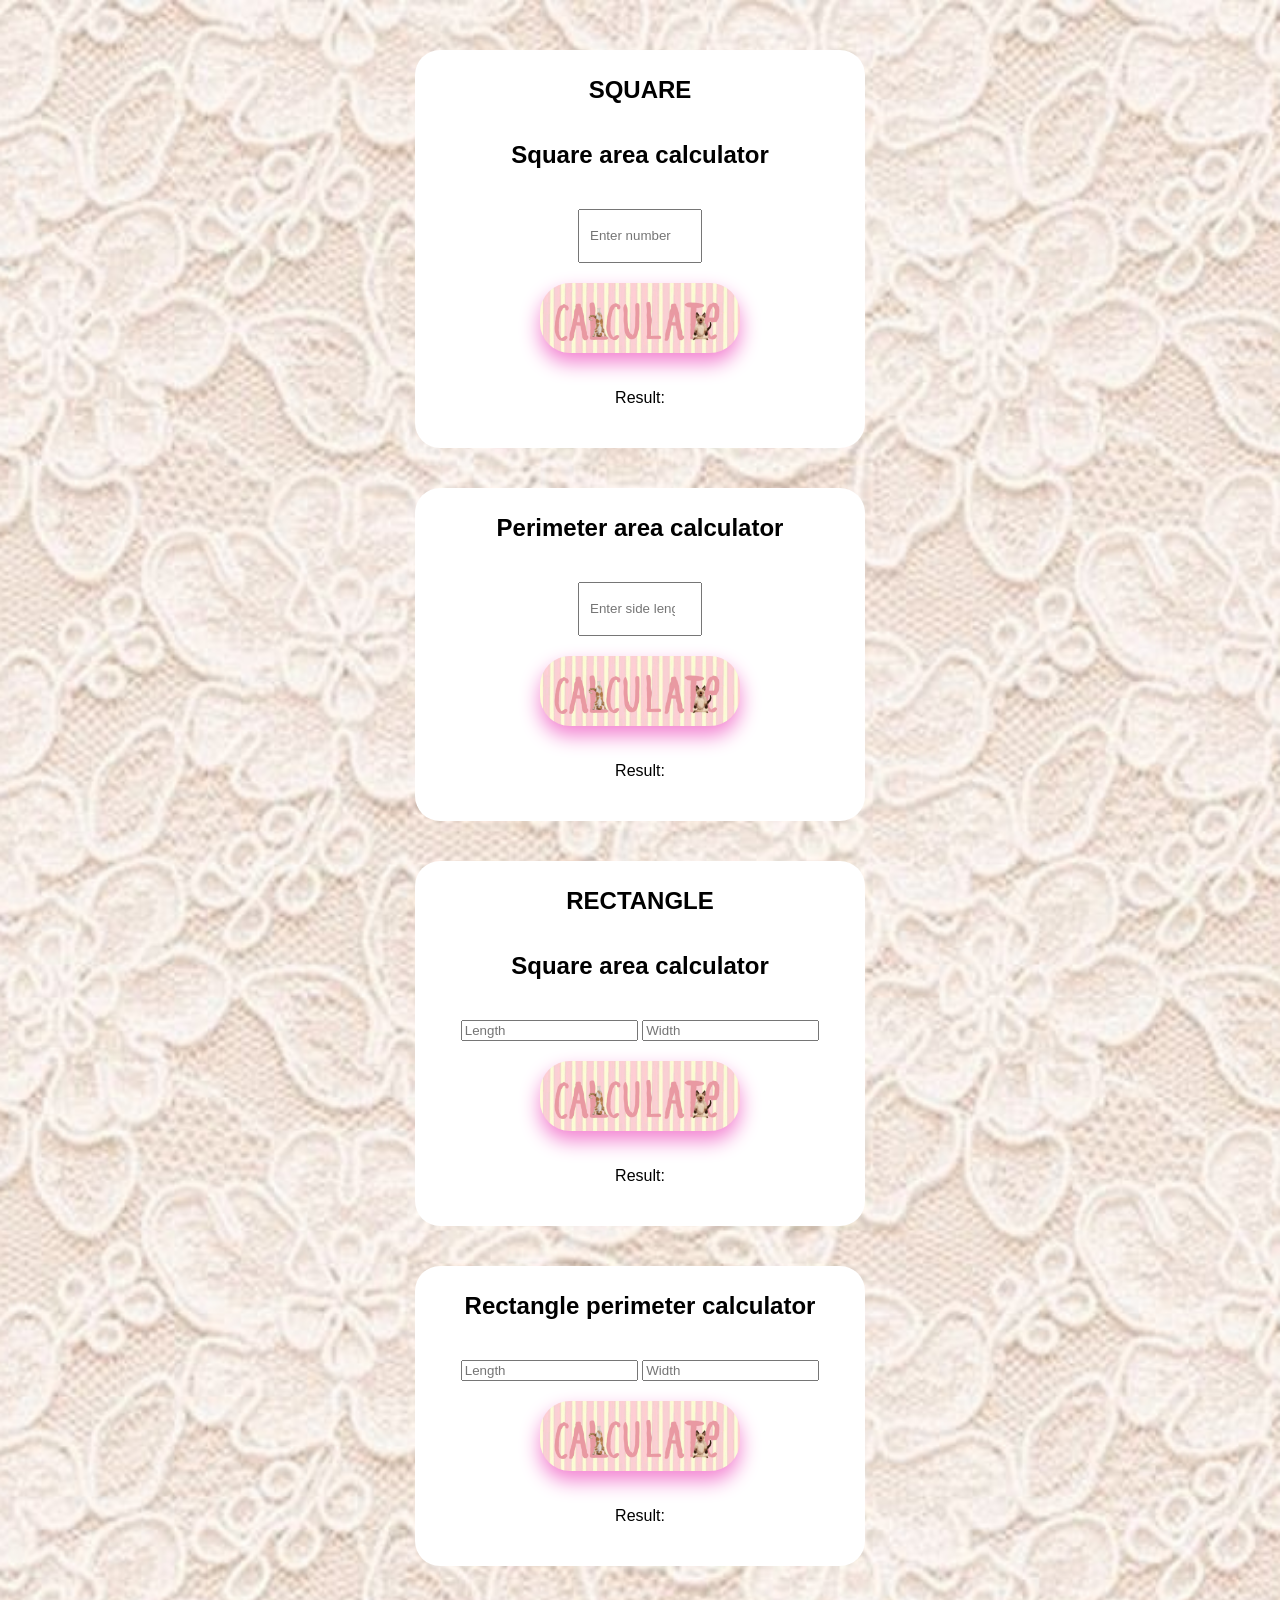
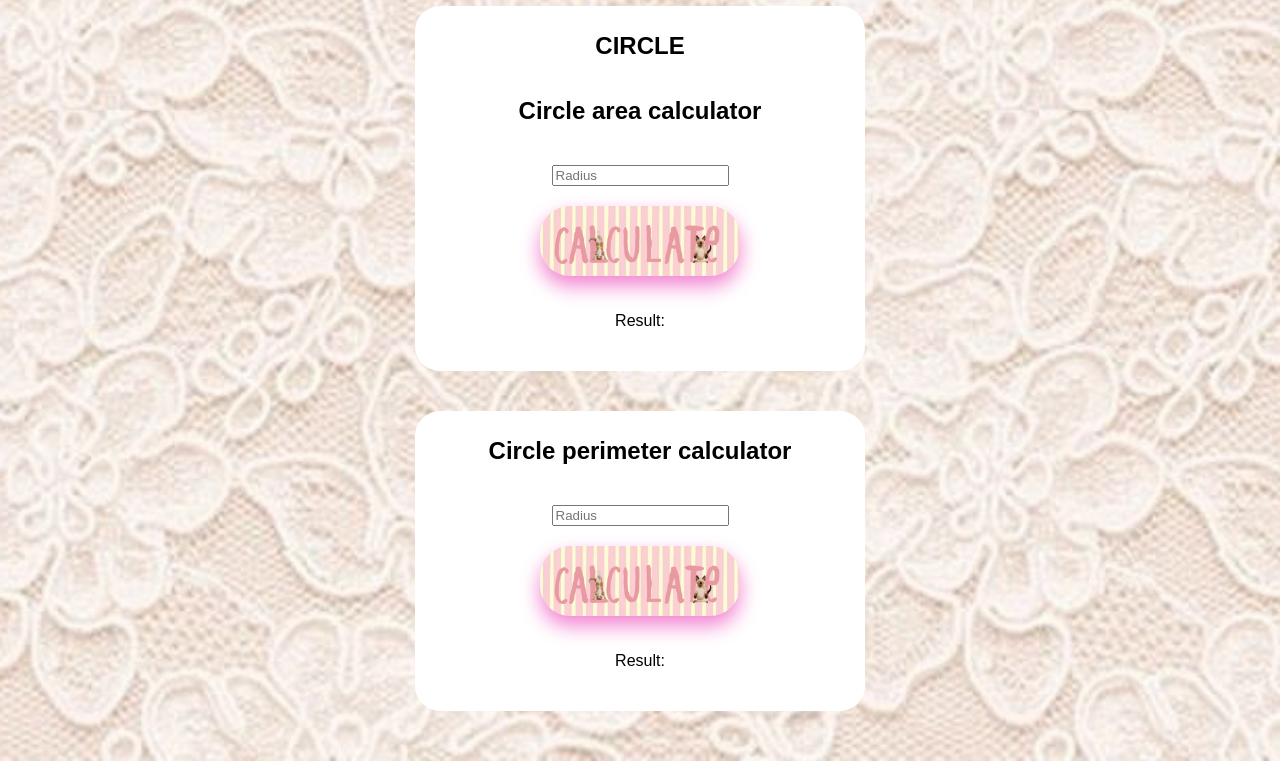
<file: page-cat.html>
<!DOCTYPE html>
<html>

<head>
    <title>Cat Calculator</title>
    <link rel="stylesheet" href="index.css">
    <meta name="viewport" content="width=device-width, initial-scale=1.0">
</head>

<body class="cat-page">


    <div class="calculator">
        <h1 class="text">SQUARE</h1>
        <h2 class="text">Square area calculator</h2>

        <input class="input" id="numberInput" type="number" placeholder="Enter number">

        <button id="calculateBtn" class="calculate"></button>

        <p id="result">Result:</p>

    </div>
    <div class="calculator">

        <h2 class="text">Perimeter area calculator</h2>

        <input class="input" id="sideInput" type="number" placeholder="Enter side length">

        <button id="btn2" class="calculate"></button>

        <p id="result2">Result:</p>

    </div>

    <div class="calculator">

        <h1 class="text">RECTANGLE</h1>

        <h2 class="text">Square area calculator</h2>

        <div class="inputs">
            <input id="lengthInput" type="number" placeholder="Length">

            <input id="widthInput" type="number" placeholder="Width">
        </div>

        <button id="rectangleAreaBtn" class="calculate"></button>

        <p id="rectangleAreaResult">Result:</p>

    </div>

    <div class="calculator">

        <h2 class="text">Rectangle perimeter calculator</h2>

        <div class="inputs">
            <input id="perimeterLength" type="number" placeholder="Length">

            <input id="perimeterWidth" type="number" placeholder="Width">
        </div>

        <button id="rectanglePerimeterBtn" class="calculate"></button>

        <p id="rectanglePerimeterResult">Result:</p>

    </div>



    <div class="calculator">
        <h1 class="text">CIRCLE</h1>
        <h2 class="text">Circle area calculator</h2>

        <div class="inputs">
            <input id="radiusInput" type="number" placeholder="Radius">
        </div>

        <button id="circleAreaBtn" class="calculate"></button>

        <p id="circleAreaResult">Result:</p>

    </div>

    <div class="calculator">
<h2 class="text">Circle perimeter calculator</h2>
        <div class="inputs">
            <input id="radiusInput2" type="number" placeholder="Radius"> <!-- ИСПРАВЛЕНО -->
        </div>
        <button id="circlePerimeterBtn" class="calculate"></button>
        <p id="circlePerimeterResult">Result:</p>

    </div>



    <script src="script.js"></script>
</body>

</html>
</file>
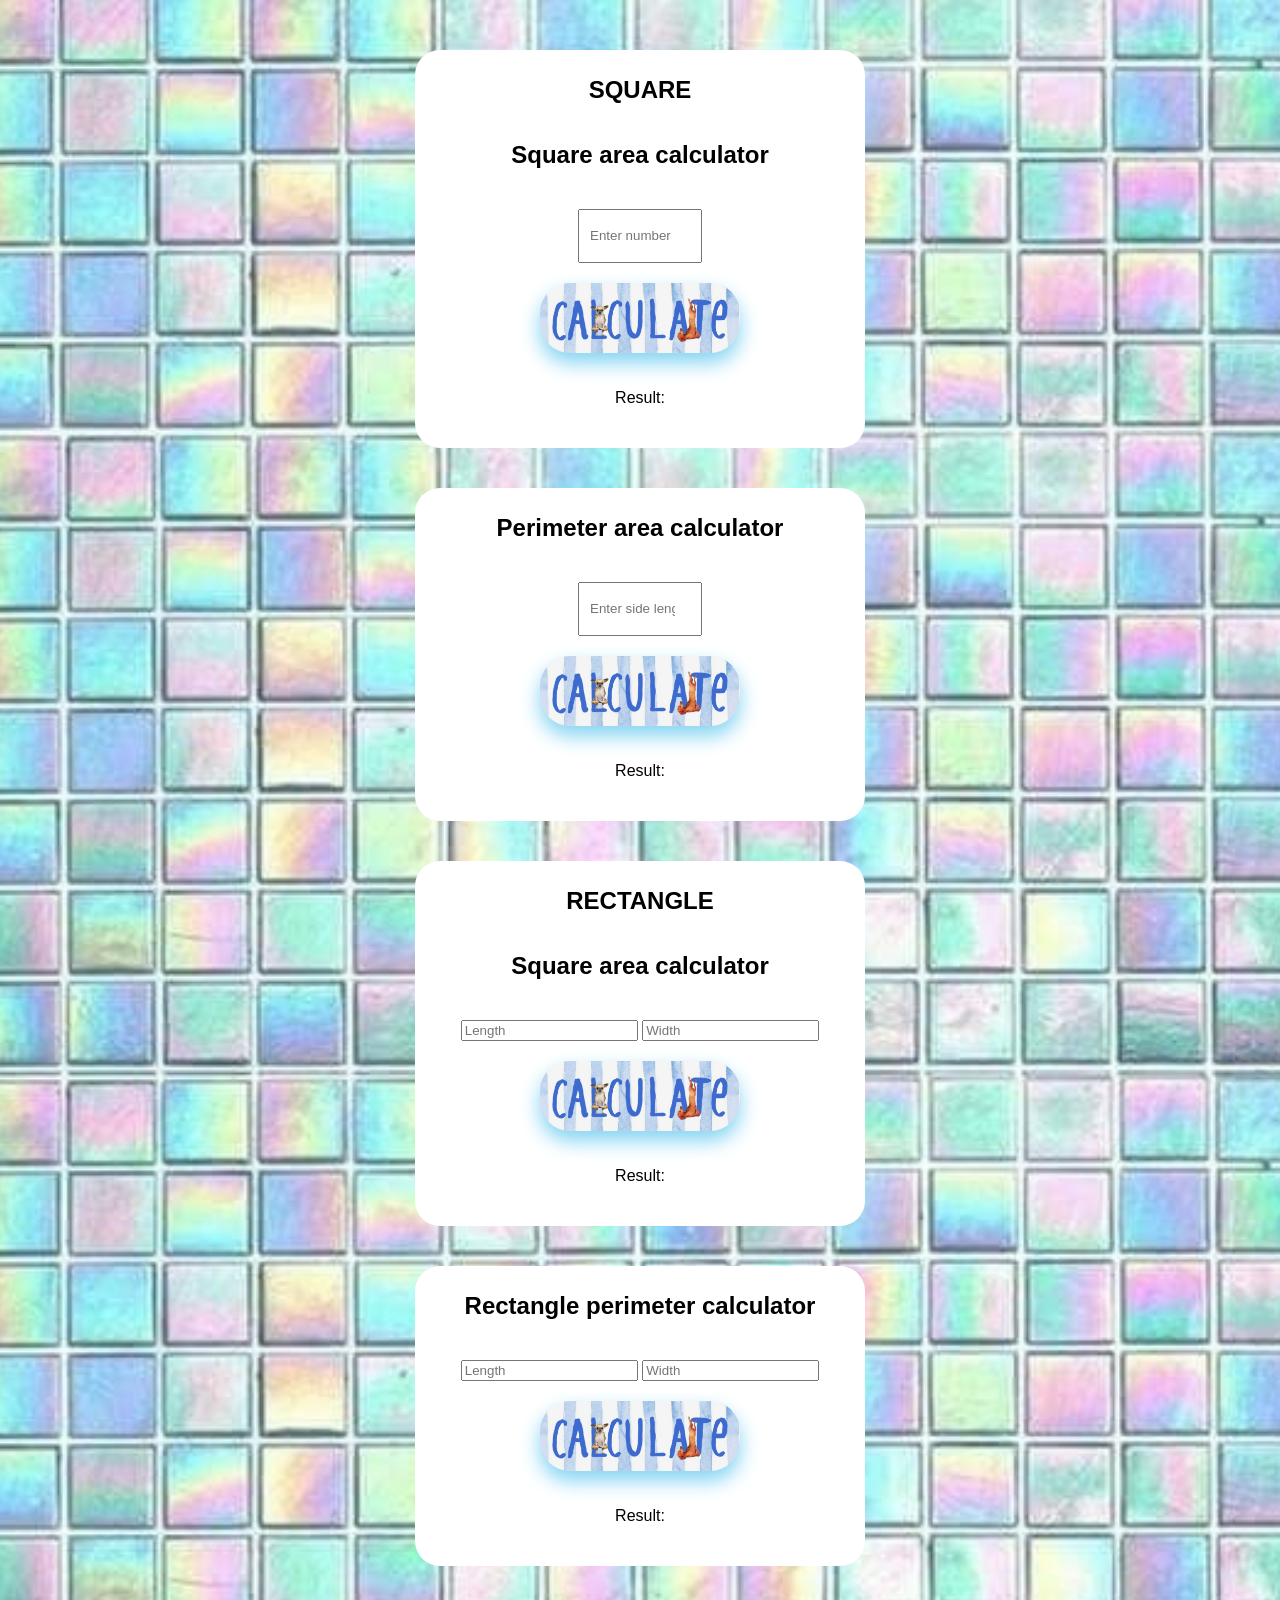
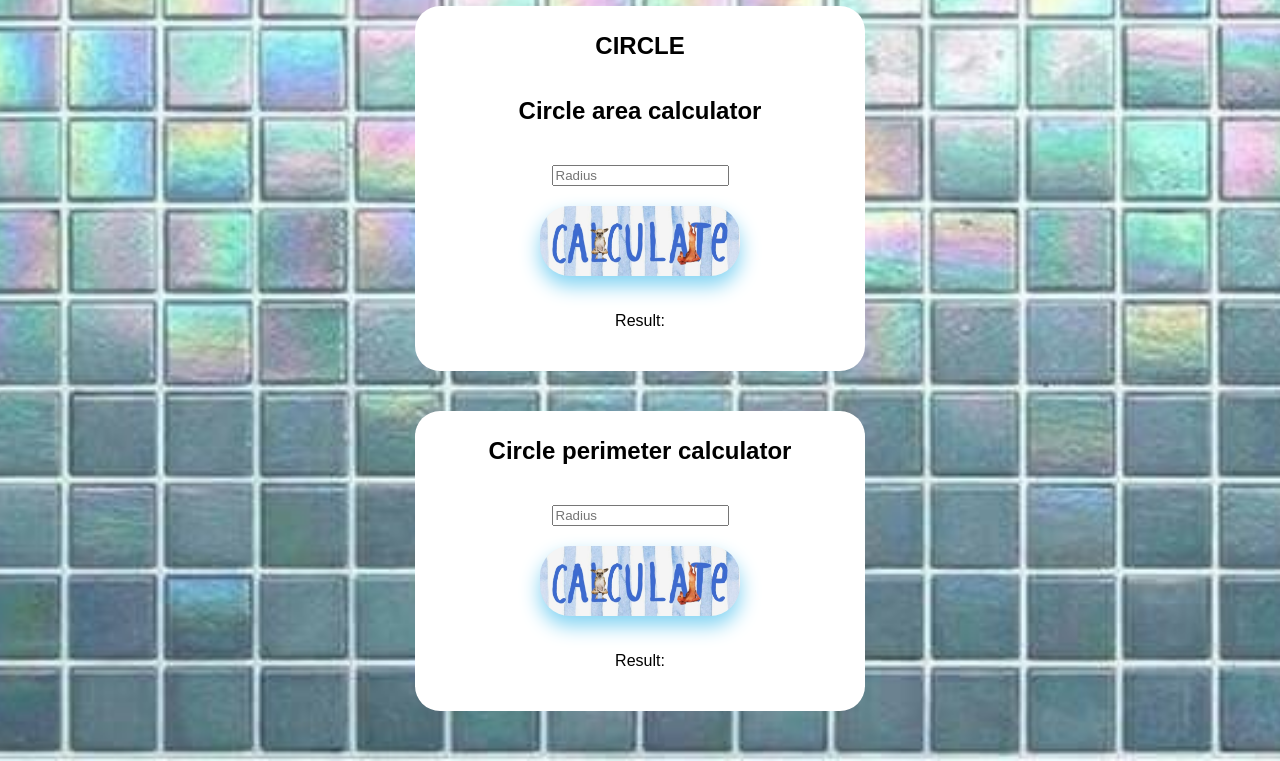
<file: page-dog.html>
<!DOCTYPE html>
<html>

<head>
    <title>Dog Calculator</title>
    <link rel="stylesheet" href="index.css">
    <meta name="viewport">
</head>

<body class="dog-page">
    <div class="calculator">
        <h1 class="text">SQUARE</h1>
        <h2 class="text">Square area calculator</h2>
        <input class="input" id="numberInput" type="number" placeholder="Enter number">
        <button id="calculateBtn" class="calculate2"></button>
        <p id="result">Result:</p>
    </div>

    <div class="calculator">
        <h2 class="text">Perimeter area calculator</h2>
        <input class="input" id="sideInput" type="number" placeholder="Enter side length">
        <button id="btn2" class="calculate2"></button>
        <p id="result2">Result:</p>
    </div>

    <div class="calculator">
        <h1 class="text">RECTANGLE</h1>
        <h2 class="text">Square area calculator</h2>
        <div class="inputs">
            <input id="lengthInput" type="number" placeholder="Length">
            <input id="widthInput" type="number" placeholder="Width">
        </div>
        <button id="rectangleAreaBtn" class="calculate2"></button>
        <p id="rectangleAreaResult">Result:</p>
    </div>

    <div class="calculator">
        <h2 class="text">Rectangle perimeter calculator</h2>
        <div class="inputs">
            <input id="perimeterLength" type="number" placeholder="Length">
            <input id="perimeterWidth" type="number" placeholder="Width">
        </div>
        <button id="rectanglePerimeterBtn" class="calculate2"></button>
        <p id="rectanglePerimeterResult">Result:</p>
    </div>

    <div class="calculator">
        <h1 class="text">CIRCLE</h1>
        <h2 class="text">Circle area calculator</h2>
        <div class="inputs">
            <input id="radiusInput" type="number" placeholder="Radius">
        </div>
        <button id="circleAreaBtn" class="calculate2"></button>
        <p id="circleAreaResult">Result:</p>
    </div>

    <div class="calculator">
        <h2 class="text">Circle perimeter calculator</h2>
        <div class="inputs">
            <input id="radiusInput2" type="number" placeholder="Radius"> <!-- ИСПРАВЛЕНО -->
        </div>
        <button id="circlePerimeterBtn" class="calculate2"></button>
        <p id="circlePerimeterResult">Result:</p>
    </div>

    <script src="script.js"></script>
</body>

</html>
</file>
<file: index.css>
body {
    margin: 0;
    font-family: sans-serif;
    text-align: center;
}

.choose {
    display: flex;
    justify-content: center;
    align-items: center;
    gap: 40px;
    height: 80vh;
}

.img-btn {
    display: inline-block;
    text-decoration: none;
    cursor: pointer;
}

.img-btn img {
    width: 220px;
    height: 150px;
    object-fit: cover;
    border-radius: 30px;
    box-shadow: 0 10px 20px rgba(0, 0, 0, 0.2);
    transition: transform 0.3s ease;
}

.img-btn:hover img {
    transform: scale(1.05);
}

.text {
    font-size: 24px;
    margin-top: 1px;
}

@media (max-width: 1000px) {
    .text {
        font-size: 32px;
        padding: 0 15px;
    }

    .choose {
        flex-direction: column;
        gap: 30px;
        height: auto;
        margin-top: 30px;
    }

    .img-btn img {
        width: 280px;
        height: 180px;
        margin-top: 0;
    }

    .calculator {
        width: 95%;
        padding: 20px;
    }

    input,
    button {
        width: 100%;
        font-size: 20px;
        padding: 15px;
        box-sizing: border-box;
    }
}

.calculator {
    width: 300px;
    padding: 25px;
    margin: 20px;
    border-radius: 25px;
    background: white;
    width: 90%;
    max-width: 400px;
    display: flex;
    flex-direction: column;
    align-items: center;
    gap: 20px;
}

.calculate {
    width: 200px;
    height: 70px;
    background-image: url("assets/calculate-light-pink.jpg");
    background-size: cover;
    background-position: center;
    box-shadow: 0 10px 20px rgb(243, 132, 210);
    transition: transform 0.3s ease;
    border: none;
    cursor: pointer;
    border-radius: 30px;
}

.calculate:hover {
    transform: scale(1.05);
}

.calculate2 {
    width: 200px;
    height: 70px;
    background-image: url("assets/calculate-blue.png");
    background-size: cover;
    background-position: center;
    box-shadow: 0 10px 20px rgb(132, 212, 243);
    transition: transform 0.3s ease;
    border: none;
    cursor: pointer;
    border-radius: 30px;
}

.calculate2:hover {
    transform: scale(1.05);
}

.input {
    width: 100px;
    height: 30px;
    padding: 10px;
}

.cat-page {
    background-image: url("assets/pink-detaild-background.jpg");
    background-size: cover;
    background-position: center;
    background-repeat: no-repeat;
}

.dog-page {
    background-image: url("assets/blue-scuasres.jpg");
    background-size: cover;
    background-position: center;
    background-repeat: no-repeat;
}

.background-video {
    position: fixed;
    inset: 0;
    width: 100%;
    height: 100%;
    object-fit: cover;
    z-index: -1;
}

.content {
    position: relative;
    z-index: 1;
}

.dog-page,
.cat-page {
    display: flex;
    flex-direction: column;
    align-items: center;
    min-height: 100vh;
    padding: 30px 15px;
}
</file>
